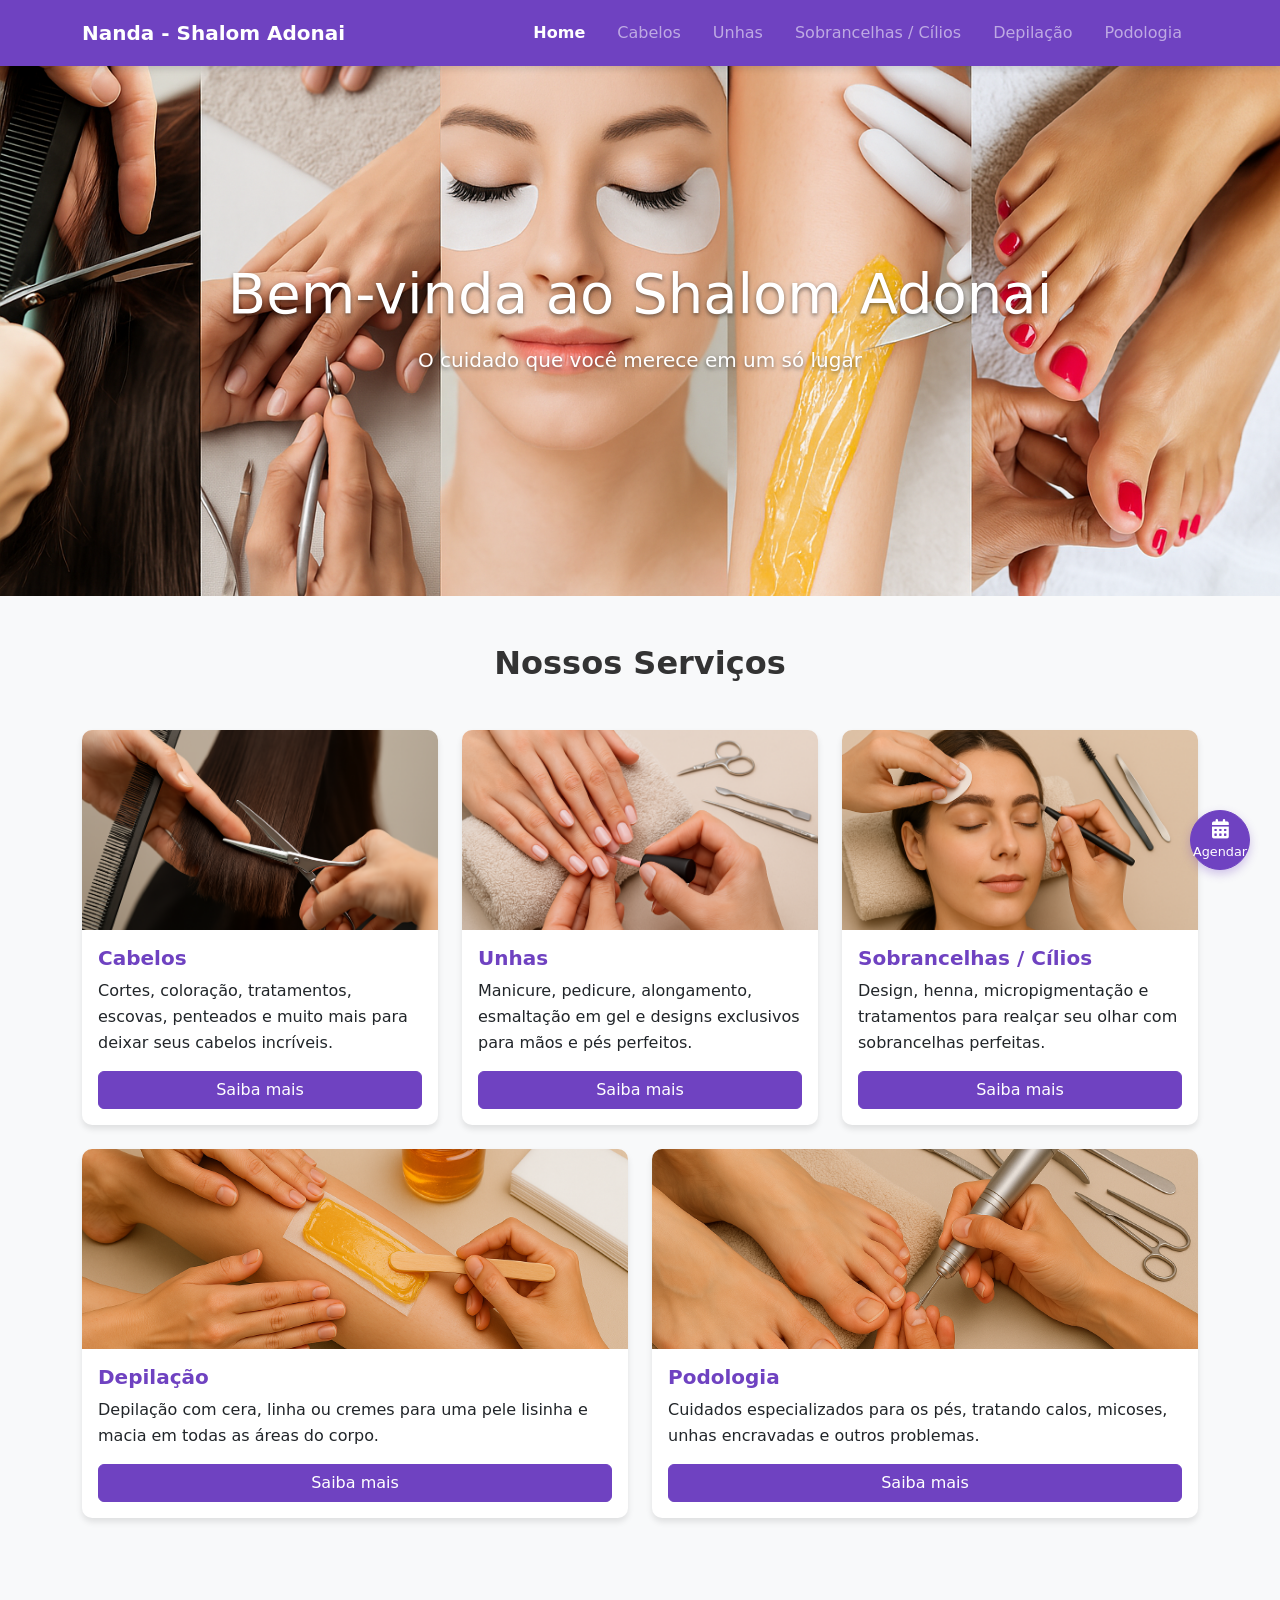
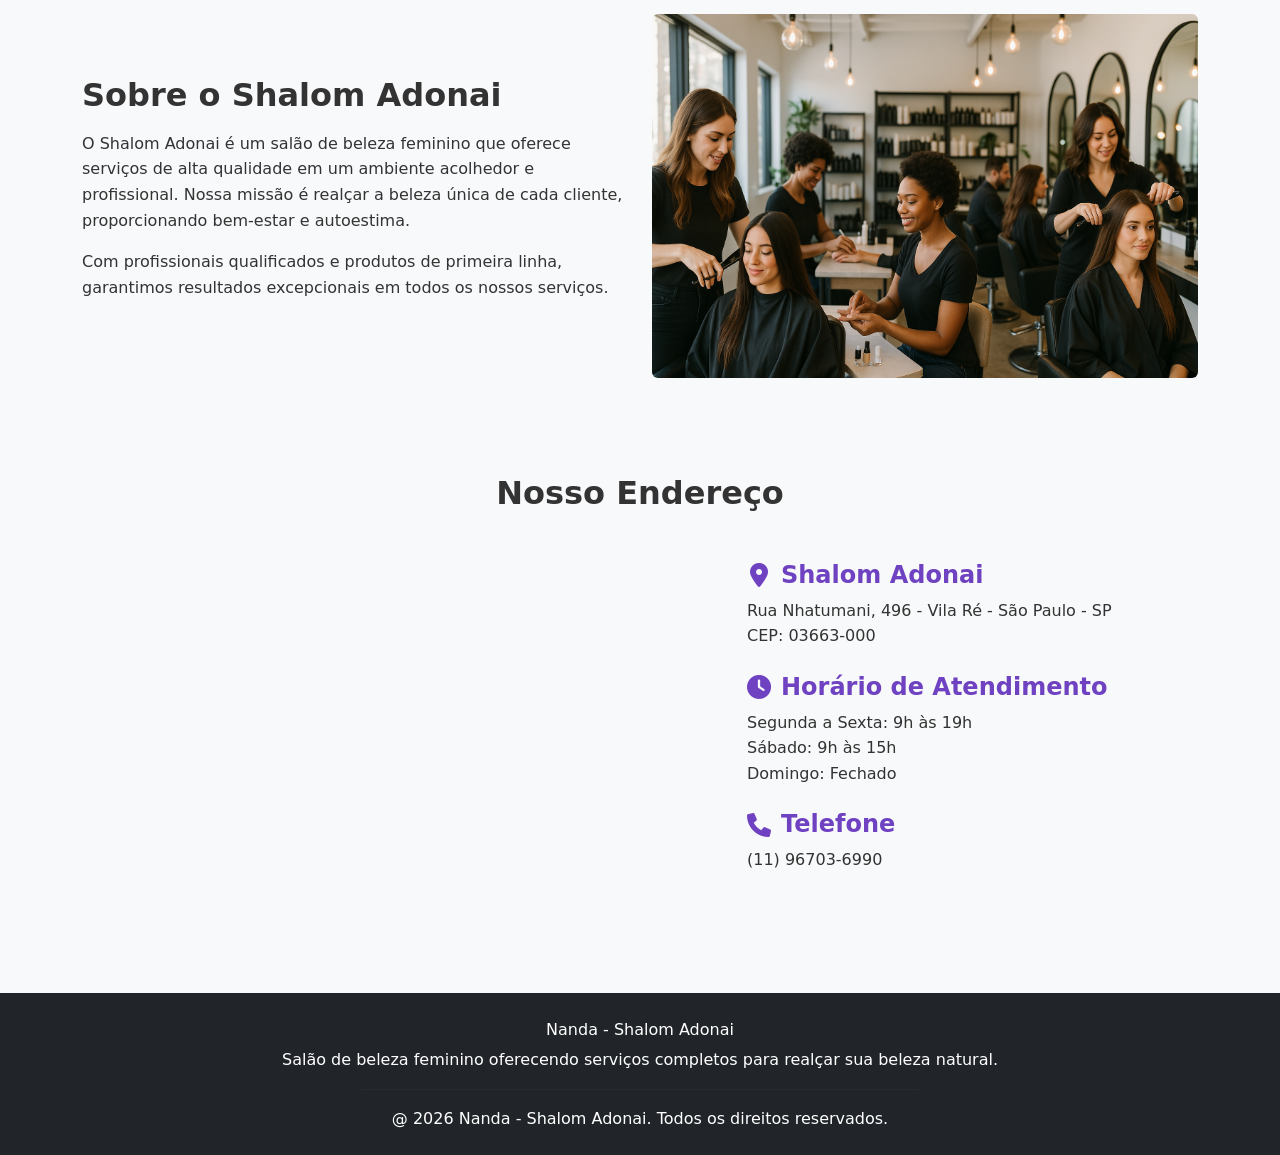
<file: index.html>
<!DOCTYPE html>
<html lang="pt-BR">
<head>
    <meta charset="UTF-8">
    <meta name="viewport" content="width=device-width, initial-scale=1.0">
    <title>Home | Nanda - Shalom Adonai</title>
    <link rel="icon" href="/assets/img/favicon.ico" type="image/x-icon">
    
    <!-- Bootstrap CSS via CDN -->
    <link href="https://cdn.jsdelivr.net/npm/bootstrap@5.3.0/dist/css/bootstrap.min.css" rel="stylesheet">
    
    <!-- Font Awesome -->
    <link rel="stylesheet" href="https://cdnjs.cloudflare.com/ajax/libs/font-awesome/6.0.0/css/all.min.css">
    
    <!-- CSS Personalizado -->
    <link rel="stylesheet" href="/assets/css/style.css">
</head>

<body>
    <!-- Navbar Fixo no Topo -->
    <nav class="navbar navbar-expand-lg navbar-dark bg-purple fixed-top">
        <div class="container">
            <a class="navbar-brand" href="/index.html">Nanda - Shalom Adonai</a>
            <button class="navbar-toggler" type="button" data-bs-toggle="collapse" data-bs-target="#navbarNav"
                aria-controls="navbarNav" aria-expanded="false" aria-label="Toggle navigation">
                <span class="navbar-toggler-icon"></span>
            </button>
            <div class="collapse navbar-collapse" id="navbarNav">
                <ul class="navbar-nav ms-auto">
                    <li class="nav-item">
                        <a class="nav-link active" href="/index.html">Home</a>
                    </li>
                    <li class="nav-item">
                        <a class="nav-link" href="/pages/cabelos.html">Cabelos</a>
                    </li>
                    <li class="nav-item">
                        <a class="nav-link" href="/pages/unhas.html">Unhas</a>
                    </li>
                    <li class="nav-item">
                        <a class="nav-link" href="/pages/sobrancelhas.html">Sobrancelhas / Cílios</a>
                    </li>
                    <li class="nav-item">
                        <a class="nav-link" href="/pages/depilacao.html">Depilação</a>
                    </li>
                    <li class="nav-item">
                        <a class="nav-link" href="/pages/podologia.html">Podologia</a>
                    </li>
                </ul>
            </div>
        </div>
    </nav>

    <!-- Seção Hero (Banner Principal) -->
    <header class="hero-section">
        <img src="/assets/img/background.png" alt="Fundo do salão de beleza" class="hero-background-img">
        <div class="container h-100">
            <div class="row h-100 align-items-center">
                <div class="col-12 text-center">
                    <h1 class="display-4 text-white">Bem-vinda ao Shalom Adonai</h1>
                    <p class="lead text-white">O cuidado que você merece em um só lugar</p>
                </div>
            </div>
        </div>
    </header>

    <!-- Seção de Serviços -->
    <section id="servicos" class="py-5">
        <div class="container">
            <h2 class="text-center mb-5">Nossos Serviços</h2>
            <div class="row g-4">
                <!-- Cabelos -->
                <div class="col-md-4">
                    <div class="card h-100">
                        <img src="/assets/img/cabelos.jpg" class="card-img-top" alt="Serviços de Cabelo">
                        <div class="card-body">
                            <h5 class="card-title">Cabelos</h5>
                            <p class="card-text">Cortes, coloração, tratamentos, escovas, penteados e muito mais para deixar seus cabelos incríveis.</p>
                            <a href="/pages/cabelos.html" class="btn btn-purple">Saiba mais</a>
                        </div>
                    </div>
                </div>

                <!-- Unhas -->
                <div class="col-md-4">
                    <div class="card h-100">
                        <img src="/assets/img/unhas.jpg" class="card-img-top" alt="Serviços de Unhas">
                        <div class="card-body">
                            <h5 class="card-title">Unhas</h5>
                            <p class="card-text">Manicure, pedicure, alongamento, esmaltação em gel e designs exclusivos para mãos e pés perfeitos.</p>
                            <a href="/pages/unhas.html" class="btn btn-purple">Saiba mais</a>
                        </div>
                    </div>
                </div>

                <!-- Sobrancelhas -->
                <div class="col-md-4">
                    <div class="card h-100">
                        <img src="/assets/img/sobrancelhas.jpg" class="card-img-top" alt="Design de Sobrancelhas">
                        <div class="card-body">
                            <h5 class="card-title">Sobrancelhas / Cílios</h5>
                            <p class="card-text">Design, henna, micropigmentação e tratamentos para realçar seu olhar com sobrancelhas perfeitas.</p>
                            <a href="/pages/sobrancelhas.html" class="btn btn-purple">Saiba mais</a>
                        </div>
                    </div>
                </div>

                <!-- Depilação -->
                <div class="col-md-6 mt-4">
                    <div class="card h-100">
                        <img src="/assets/img/depilacao.jpg" class="card-img-top" alt="Depilação">
                        <div class="card-body">
                            <h5 class="card-title">Depilação</h5>
                            <p class="card-text">Depilação com cera, linha ou cremes para uma pele lisinha e macia em todas as áreas do corpo.</p>
                            <a href="/pages/depilacao.html" class="btn btn-purple">Saiba mais</a>
                        </div>
                    </div>
                </div>

                <!-- Podologia -->
                <div class="col-md-6 mt-4">
                    <div class="card h-100">
                        <img src="/assets/img/podologia.jpg" class="card-img-top" alt="Podologia">
                        <div class="card-body">
                            <h5 class="card-title">Podologia</h5>
                            <p class="card-text">Cuidados especializados para os pés, tratando calos, micoses, unhas encravadas e outros problemas.</p>
                            <a href="/pages/podologia.html" class="btn btn-purple">Saiba mais</a>
                        </div>
                    </div>
                </div>
            </div>
        </div>
    </section>

    <!-- Seção Sobre Nós -->
    <section class="py-5 bg-light">
        <div class="container">
            <div class="row align-items-center">
                <div class="col-lg-6">
                    <h2>Sobre o Shalom Adonai</h2>
                    <p>O Shalom Adonai é um salão de beleza feminino que oferece serviços de alta qualidade em um ambiente acolhedor e profissional. Nossa missão é realçar a beleza única de cada cliente, proporcionando bem-estar e autoestima.</p>
                    <p>Com profissionais qualificados e produtos de primeira linha, garantimos resultados excepcionais em todos os nossos serviços.</p>
                </div>
                <div class="col-lg-6">
                    <img src="/assets/img/salao.jpg" alt="Salão de Beleza" class="img-fluid rounded">
                </div>
            </div>
        </div>
    </section>

    <!-- Seção de Contato -->
    <section class="contact-section py-5">
        <div class="container">
            <h2 class="text-center mb-5">Nosso Endereço</h2>
            <div class="row">
                <div class="col-lg-7 col-md-6 mb-4">
                    <div class="ratio ratio-16x9">
                        <iframe
                            src="https://www.google.com/maps/embed?pb=!1m18!1m12!1m3!1d3658.18563588329!2d-46.50304562447262!3d-23.52582476028797!2m3!1f0!2f0!3f0!3m2!1i1024!2i768!4f13.1!3m3!1m2!1s0x94ce60b9c1722ad5%3A0x3be9dd2e8773e652!2sNanda%20shalom%20adonai!5e0!3m2!1spt-PT!2sbr!4v1743808545542!5m2!1spt-PT!2sbr"
                            allowfullscreen loading="lazy" referrerpolicy="no-referrer-when-downgrade">
                        </iframe>
                    </div>
                </div>

                <div class="col-lg-5 col-md-6">
                    <div class="contact-box">
                        <div class="contact-item">
                            <h4><i class="fas fa-map-marker-alt"></i> Shalom Adonai</h4>
                            <p>Rua Nhatumani, 496 - Vila Ré - São Paulo - SP<br>CEP: 03663-000</p>
                        </div>

                        <div class="contact-item">
                            <h4><i class="fas fa-clock"></i> Horário de Atendimento</h4>
                            <p>Segunda a Sexta: 9h às 19h<br>Sábado: 9h às 15h<br>Domingo: Fechado</p>
                        </div>

                        <div class="contact-item">
                            <h4><i class="fas fa-phone"></i> Telefone</h4>
                            <p>(11) 96703-6990</p>
                        </div>
                    </div>
                </div>
            </div>
        </div>
    </section>

    <!-- Botão Flutuante de Agendamento -->
    <a href="/pages/agendamento.html" class="btn btn-purple btn-agendar-flutuante pulse" title="Agendar Horário">
        <div>
            <i class="fas fa-calendar-alt d-block mb-1"></i>
            Agendar
        </div>
    </a>

    <!-- Rodapé -->
    <footer class="bg-dark text-white py-4">
        <div class="container text-center">
            <div class="row">
                <div class="col-12">
                    <p class="mb-1">Nanda - Shalom Adonai</p>
                    <p class="mb-1">Salão de beleza feminino oferecendo serviços completos para realçar sua beleza natural.</p>
                    <hr>
                    <p class="mb-0">@ <span id="copyrightYear"></span> Nanda - Shalom Adonai. Todos os direitos reservados.</p>
                </div>
            </div>
        </div>
    </footer>

    <!-- Scripts JavaScript -->
    <script src="https://code.jquery.com/jquery-3.6.0.min.js"></script>
    <script src="https://cdn.jsdelivr.net/npm/bootstrap@5.3.0/dist/js/bootstrap.bundle.min.js"></script>
    <script src="/assets/js/scripts.js"></script>
    
    <!-- Script para atualizar o ano do copyright -->
    <script>
        document.getElementById('copyrightYear').textContent = new Date().getFullYear();
    </script>
</body>
</html>
</file>
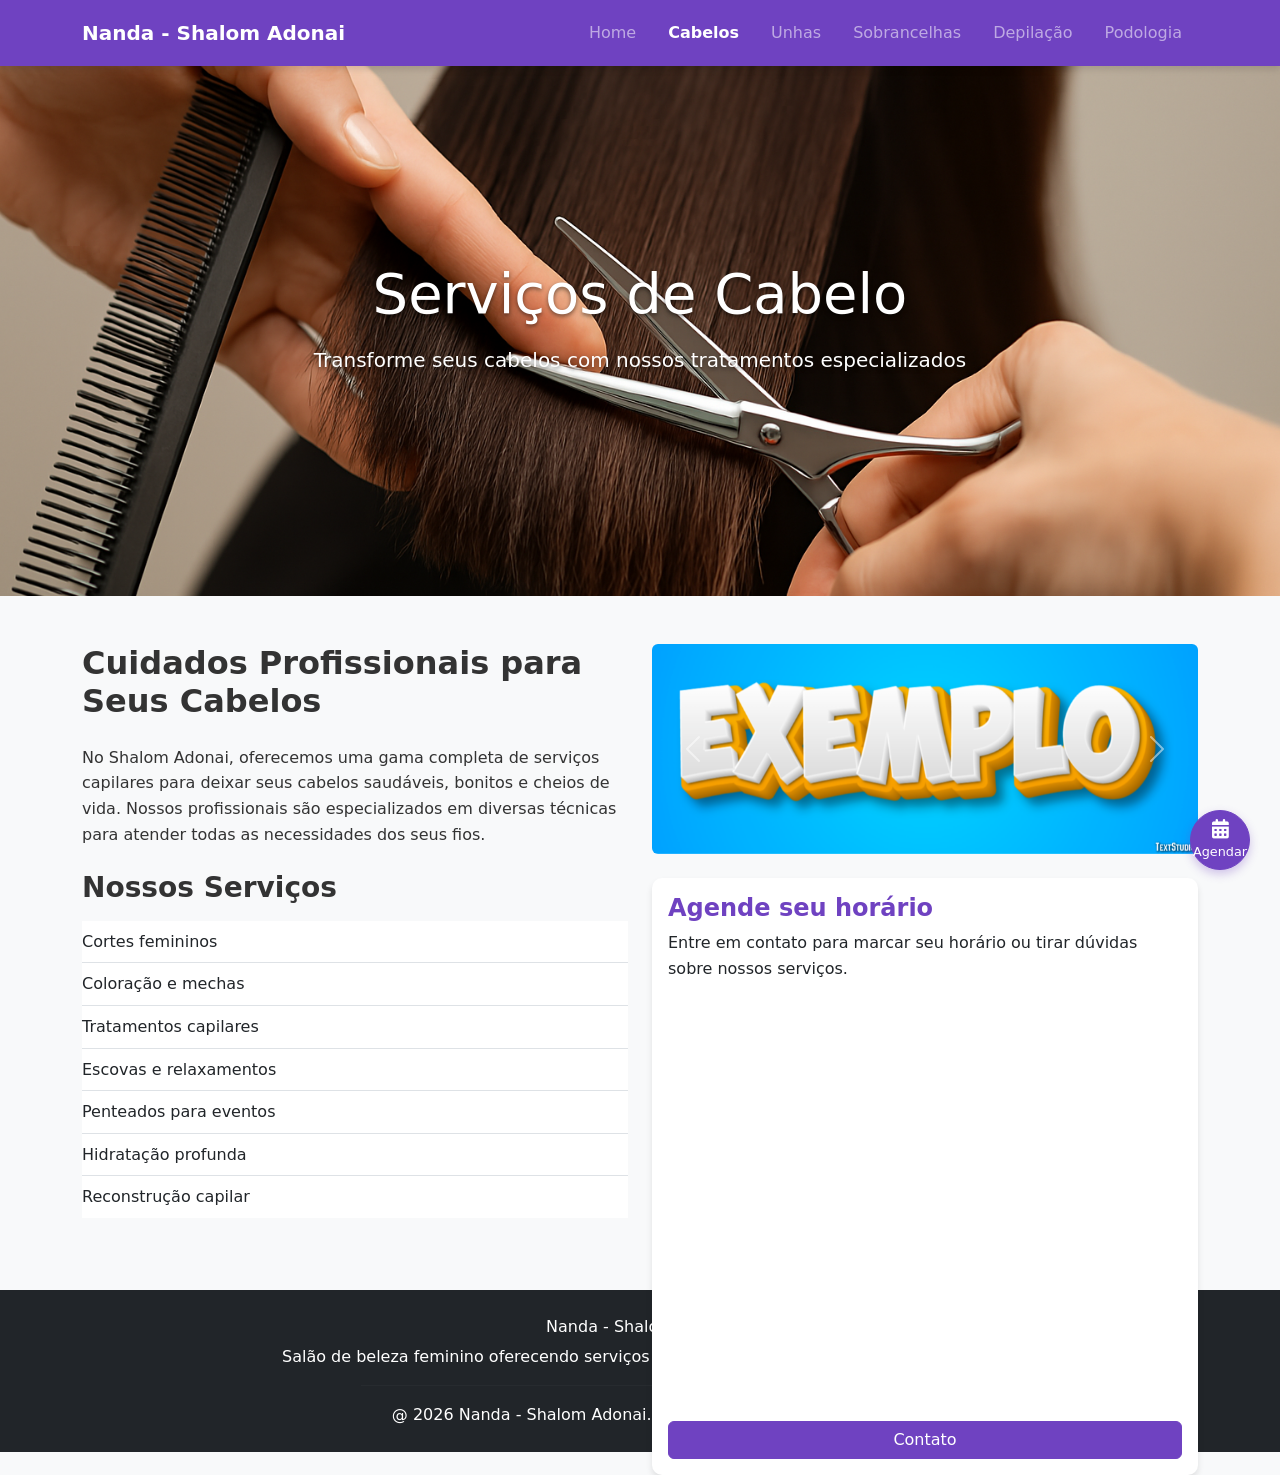
<file: pages/cabelos.html>
<!DOCTYPE html>
<html lang="pt-BR">

<head>
    <meta charset="UTF-8">
    <meta name="viewport" content="width=device-width, initial-scale=1.0">
    <title>Cabelos | Nanda - Shalom Adonai</title>
    <link rel="icon" href="../assets/img/favicon.ico" type="image/x-icon">
    <!-- Bootstrap link CSS -->
    <link rel="stylesheet" href="../bootstrap/css/bootstrap.min.css">
    <link rel="stylesheet" href="https://cdnjs.cloudflare.com/ajax/libs/font-awesome/6.0.0/css/all.min.css">
    <link rel="stylesheet" href="../assets/css/style.css">
</head>

<body>

    <!-- Navbar (igual ao index) -->
    <nav class="navbar navbar-expand-lg navbar-dark bg-purple fixed-top">
        <div class="container">
            <a class="navbar-brand" href="../index.html">Nanda - Shalom Adonai</a>
            <button class="navbar-toggler" type="button" data-bs-toggle="collapse" data-bs-target="#navbarNav">
                <span class="navbar-toggler-icon"></span>
            </button>
            <div class="collapse navbar-collapse" id="navbarNav">
                <ul class="navbar-nav ms-auto">
                    <li class="nav-item">
                        <a class="nav-link" href="../index.html">Home</a>
                    </li>
                    <li class="nav-item">
                        <a class="nav-link active" href="cabelos.html">Cabelos</a>
                    </li>
                    <li class="nav-item">
                        <a class="nav-link" href="unhas.html">Unhas</a>
                    </li>
                    <li class="nav-item">
                        <a class="nav-link" href="sobrancelhas.html">Sobrancelhas</a>
                    </li>
                    <li class="nav-item">
                        <a class="nav-link" href="depilacao.html">Depilação</a>
                    </li>
                    <li class="nav-item">
                        <a class="nav-link" href="podologia.html">Podologia</a>
                    </li>
                </ul>
            </div>
        </div>
    </nav>

    <!-- Hero Section específica para cabelos -->
    <header class="hero-section">
        <img src="../assets/img/cabelos.jpg" alt="Fundo do salão de beleza" class="hero-background-img">
        <div class="container h-100">
            <div class="row h-100 align-items-center">
                <div class="col-12 text-center">
                    <h1 class="display-4 text-white">Serviços de Cabelo</h1>
                    <p class="lead text-white">Transforme seus cabelos com nossos tratamentos especializados</p>
                </div>
            </div>
        </div>
    </header>

    <!-- Conteúdo específico do serviço -->
    <section class="py-5">
        <div class="container">
            <div class="row">
                <div class="col-lg-6">
                    <h2 class="mb-4">Cuidados Profissionais para Seus Cabelos</h2>
                    <p>No Shalom Adonai, oferecemos uma gama completa de serviços capilares para deixar seus cabelos
                        saudáveis, bonitos e cheios de vida. Nossos profissionais são especializados em diversas
                        técnicas para atender todas as necessidades dos seus fios.</p>

                    <h3 class="mt-4">Nossos Serviços</h3>
                    <ul class="list-group list-group-flush mb-4">
                        <li class="list-group-item">Cortes femininos</li>
                        <li class="list-group-item">Coloração e mechas</li>
                        <li class="list-group-item">Tratamentos capilares</li>
                        <li class="list-group-item">Escovas e relaxamentos</li>
                        <li class="list-group-item">Penteados para eventos</li>
                        <li class="list-group-item">Hidratação profunda</li>
                        <li class="list-group-item">Reconstrução capilar</li>
                    </ul>
                </div>
                <div class="col-lg-6">
                    <div id="servicoCarousel" class="carousel slide" data-bs-ride="carousel">
                        <div class="carousel-inner rounded">
                            <div class="carousel-item active">
                                <img src="../assets/img/exemplo.png" class="d-block w-100" alt="Corte de cabelo">
                            </div>
                            <div class="carousel-item">
                                <img src="../assets/img/exemplo.png" class="d-block w-100" alt="Coloração">
                            </div>
                            <div class="carousel-item">
                                <img src="../assets/img/exemplo.png" class="d-block w-100" alt="Penteado">
                            </div>
                        </div>
                        <button class="carousel-control-prev" type="button" data-bs-target="#servicoCarousel"
                            data-bs-slide="prev">
                            <span class="carousel-control-prev-icon"></span>
                        </button>
                        <button class="carousel-control-next" type="button" data-bs-target="#servicoCarousel"
                            data-bs-slide="next">
                            <span class="carousel-control-next-icon"></span>
                        </button>
                    </div>

                    <div class="card mt-4">
                        <div class="card-body">
                            <h4 class="card-title">Agende seu horário</h4>
                            <p class="card-text">Entre em contato para marcar seu horário ou tirar dúvidas sobre nossos
                                serviços.</p>
                            <a href="index.html#contato" class="btn btn-purple">Contato</a>
                        </div>
                    </div>
                </div>
            </div>
        </div>
    </section>

    <!-- Botão Flutuante -->
    <a href="agendamento.html" class="btn btn-purple btn-agendar-flutuante pulse" title="Agendar Horário">
        <div>
            <i class="fas fa-calendar-alt d-block mb-1"></i>
            Agendar
        </div>
    </a>

    <!-- Footer (igual ao index) -->
    <footer class="bg-dark text-white py-4">
        <div class="container text-center"> <!-- Adicione text-center aqui -->
            <div class="row">
                <div class="col-12"> <!-- Use col-12 para ocupar toda a largura -->
                    <p class="mb-1">Nanda - Shalom Adonai</p>
                    <p class="mb-1">Salão de beleza feminino oferecendo serviços completos para realçar sua beleza
                        natural.</p>
                    <hr>
                    <p class="mb-0">@ <span id="copyrightYear"></span> Nanda - Shalom Adonai. Todos os direitos
                        reservados.</p>
                </div>
            </div>
        </div>
    </footer>

    <!-- Scripts JS -->
    <script src="../assets/js/jquery.min.js"></script>
    <script src="../assets/js/popper.min.js"></script>
    <script src="../bootstrap/js/bootstrap.min.js"></script>
    <script src="../assets/js/scripts.js"></script>
</body>

</html>
</file>
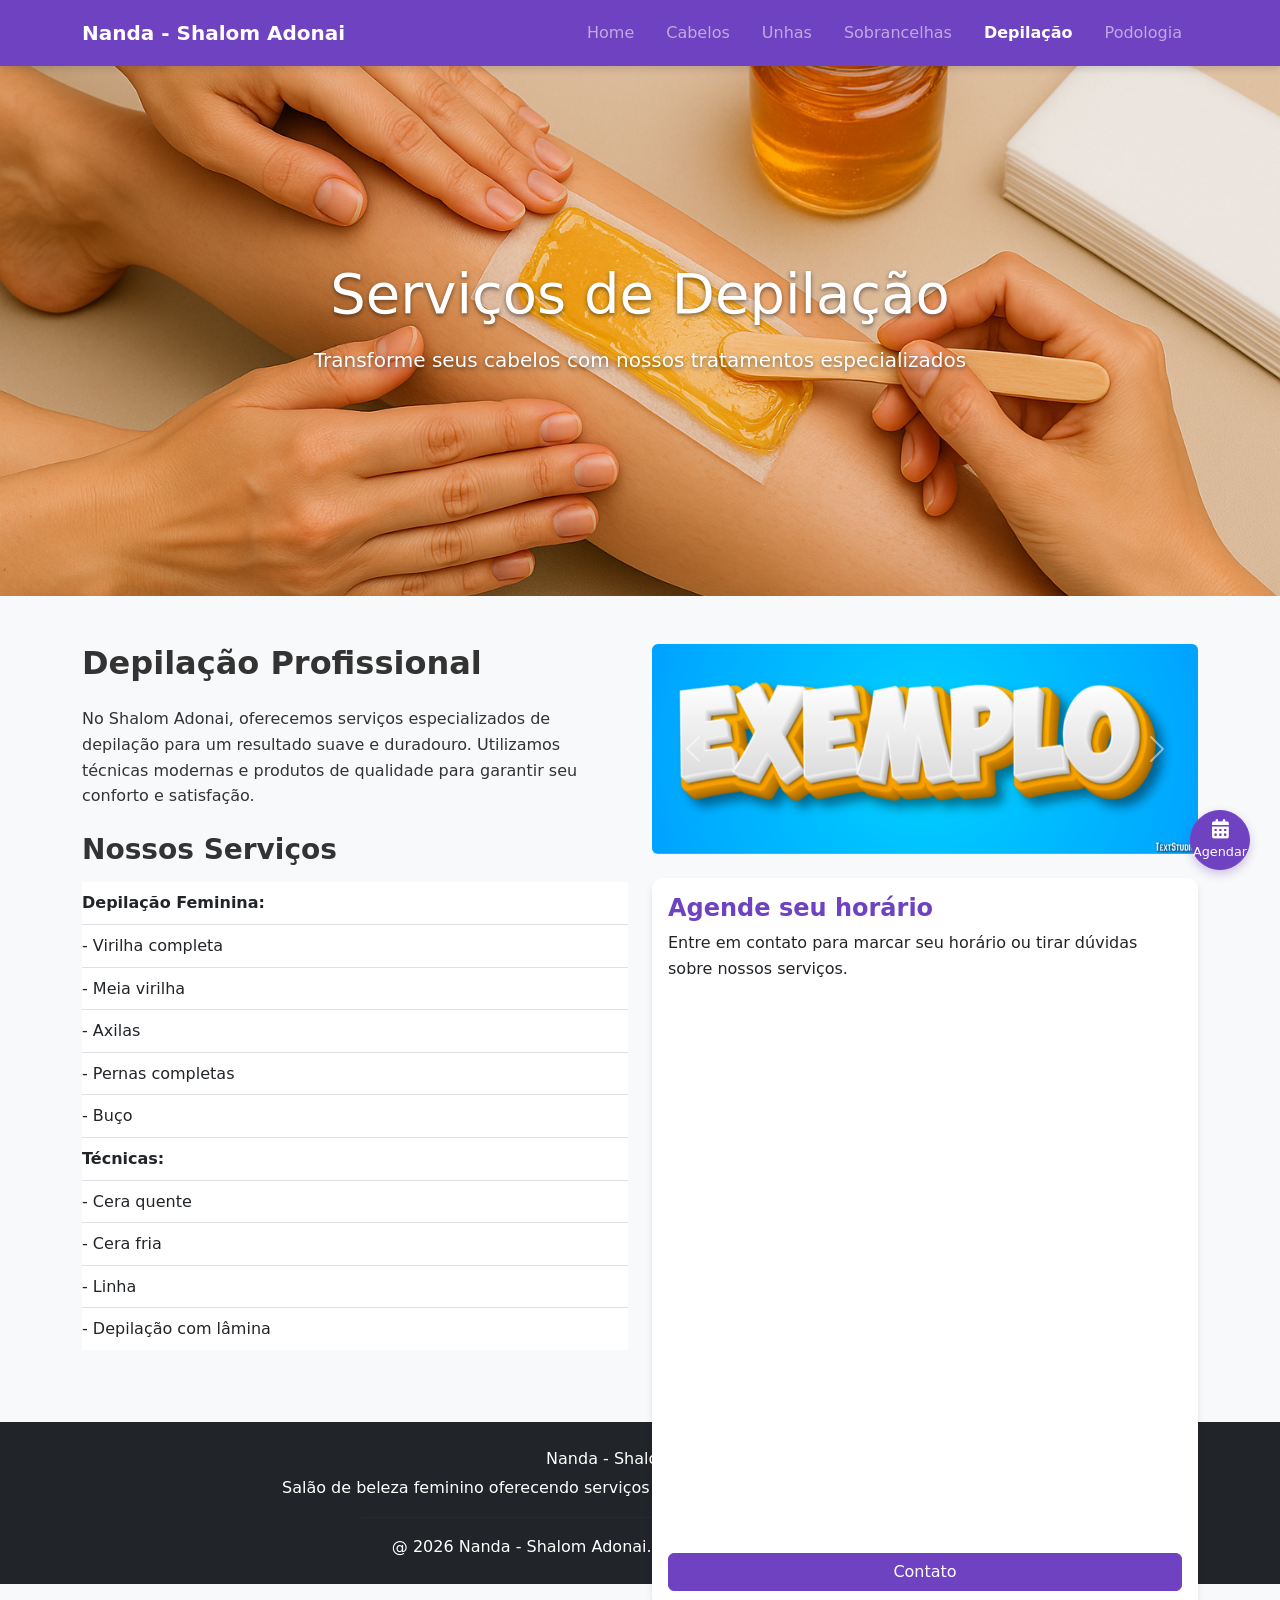
<file: pages/depilacao.html>
<!DOCTYPE html>
<html lang="pt-BR">

<head>
    <meta charset="UTF-8">
    <meta name="viewport" content="width=device-width, initial-scale=1.0">
    <title>Depilação | Nanda - Shalom Adonai</title>
    <link rel="icon" href="../assets/img/favicon.ico" type="image/x-icon">
    <!-- Bootstrap link CSS -->
    <link rel="stylesheet" href="../bootstrap/css/bootstrap.min.css">
    <link rel="stylesheet" href="https://cdnjs.cloudflare.com/ajax/libs/font-awesome/6.0.0/css/all.min.css">
    <link rel="stylesheet" href="../assets/css/style.css">
</head>

<body>

    <!-- Navbar (igual ao index) -->
    <nav class="navbar navbar-expand-lg navbar-dark bg-purple fixed-top">
        <div class="container">
            <a class="navbar-brand" href="../index.html">Nanda - Shalom Adonai</a>
            <button class="navbar-toggler" type="button" data-bs-toggle="collapse" data-bs-target="#navbarNav">
                <span class="navbar-toggler-icon"></span>
            </button>
            <div class="collapse navbar-collapse" id="navbarNav">
                <ul class="navbar-nav ms-auto">
                    <li class="nav-item">
                        <a class="nav-link" href="../index.html">Home</a>
                    </li>
                    <li class="nav-item">
                        <a class="nav-link" href="cabelos.html">Cabelos</a>
                    </li>
                    <li class="nav-item">
                        <a class="nav-link" href="unhas.html">Unhas</a>
                    </li>
                    <li class="nav-item">
                        <a class="nav-link" href="sobrancelhas.html">Sobrancelhas</a>
                    </li>
                    <li class="nav-item">
                        <a class="nav-link active" href="depilacao.html">Depilação</a>
                    </li>
                    <li class="nav-item">
                        <a class="nav-link" href="podologia.html">Podologia</a>
                    </li>
                </ul>
            </div>
        </div>
    </nav>

    <!-- Hero Section específica para cabelos -->
    <header class="hero-section">
        <img src="../assets/img/depilacao.jpg" alt="Fundo do salão de beleza" class="hero-background-img">
        <div class="container h-100">
            <div class="row h-100 align-items-center">
                <div class="col-12 text-center">
                    <h1 class="display-4 text-white">Serviços de Depilação</h1>
                    <p class="lead text-white">Transforme seus cabelos com nossos tratamentos especializados</p>
                </div>
            </div>
        </div>
    </header>

    <!-- Conteúdo específico do serviço -->
    <section class="py-5">
        <div class="container">
            <div class="row">
                <div class="col-lg-6">
                    <h2 class="mb-4">Depilação Profissional</h2>
                    <p>No Shalom Adonai, oferecemos serviços especializados de depilação para um resultado suave e duradouro. Utilizamos técnicas modernas e produtos de qualidade para garantir seu conforto e satisfação.</p>
                
                    <h3 class="mt-4">Nossos Serviços</h3>
                    <ul class="list-group list-group-flush mb-4">
                        <li class="list-group-item"><strong>Depilação Feminina:</strong></li>
                        <li class="list-group-item">- Virilha completa</li>
                        <li class="list-group-item">- Meia virilha</li>
                        <li class="list-group-item">- Axilas</li>
                        <li class="list-group-item">- Pernas completas</li>
                        <li class="list-group-item">- Buço</li>
                        <li class="list-group-item"><strong>Técnicas:</strong></li>
                        <li class="list-group-item">- Cera quente</li>
                        <li class="list-group-item">- Cera fria</li>
                        <li class="list-group-item">- Linha</li>
                        <li class="list-group-item">- Depilação com lâmina</li>
                    </ul>
                </div>
                <div class="col-lg-6">
                    <div id="servicoCarousel" class="carousel slide" data-bs-ride="carousel">
                        <div class="carousel-inner rounded">
                            <div class="carousel-item active">
                                <img src="../assets/img/exemplo.png" class="d-block w-100" alt="Corte de cabelo">
                            </div>
                            <div class="carousel-item">
                                <img src="../assets/img/exemplo.png" class="d-block w-100" alt="Coloração">
                            </div>
                            <div class="carousel-item">
                                <img src="../assets/img/exemplo.png" class="d-block w-100" alt="Penteado">
                            </div>
                        </div>
                        <button class="carousel-control-prev" type="button" data-bs-target="#servicoCarousel"
                            data-bs-slide="prev">
                            <span class="carousel-control-prev-icon"></span>
                        </button>
                        <button class="carousel-control-next" type="button" data-bs-target="#servicoCarousel"
                            data-bs-slide="next">
                            <span class="carousel-control-next-icon"></span>
                        </button>
                    </div>

                    <div class="card mt-4">
                        <div class="card-body">
                            <h4 class="card-title">Agende seu horário</h4>
                            <p class="card-text">Entre em contato para marcar seu horário ou tirar dúvidas sobre nossos
                                serviços.</p>
                            <a href="index.html#contato" class="btn btn-purple">Contato</a>
                        </div>
                    </div>
                </div>
            </div>
        </div>
    </section>

    <!-- Botão Flutuante -->
    <a href="agendamento.html" class="btn btn-purple btn-agendar-flutuante pulse" title="Agendar Horário">
        <div>
            <i class="fas fa-calendar-alt d-block mb-1"></i>
            Agendar
        </div>
    </a>

    <!-- Footer (igual ao index) -->
    <footer class="bg-dark text-white py-4">
        <div class="container text-center"> <!-- Adicione text-center aqui -->
            <div class="row">
                <div class="col-12"> <!-- Use col-12 para ocupar toda a largura -->
                    <p class="mb-1">Nanda - Shalom Adonai</p>
                    <p class="mb-1">Salão de beleza feminino oferecendo serviços completos para realçar sua beleza
                        natural.</p>
                    <hr>
                    <p class="mb-0">@ <span id="copyrightYear"></span> Nanda - Shalom Adonai. Todos os direitos
                        reservados.</p>
                </div>
            </div>
        </div>
    </footer>

    <!-- Scripts JS -->
    <script src="../assets/js/jquery.min.js"></script>
    <script src="../assets/js/popper.min.js"></script>
    <script src="../bootstrap/js/bootstrap.min.js"></script>
    <script src="../assets/js/scripts.js"></script>
</body>

</html>
</file>
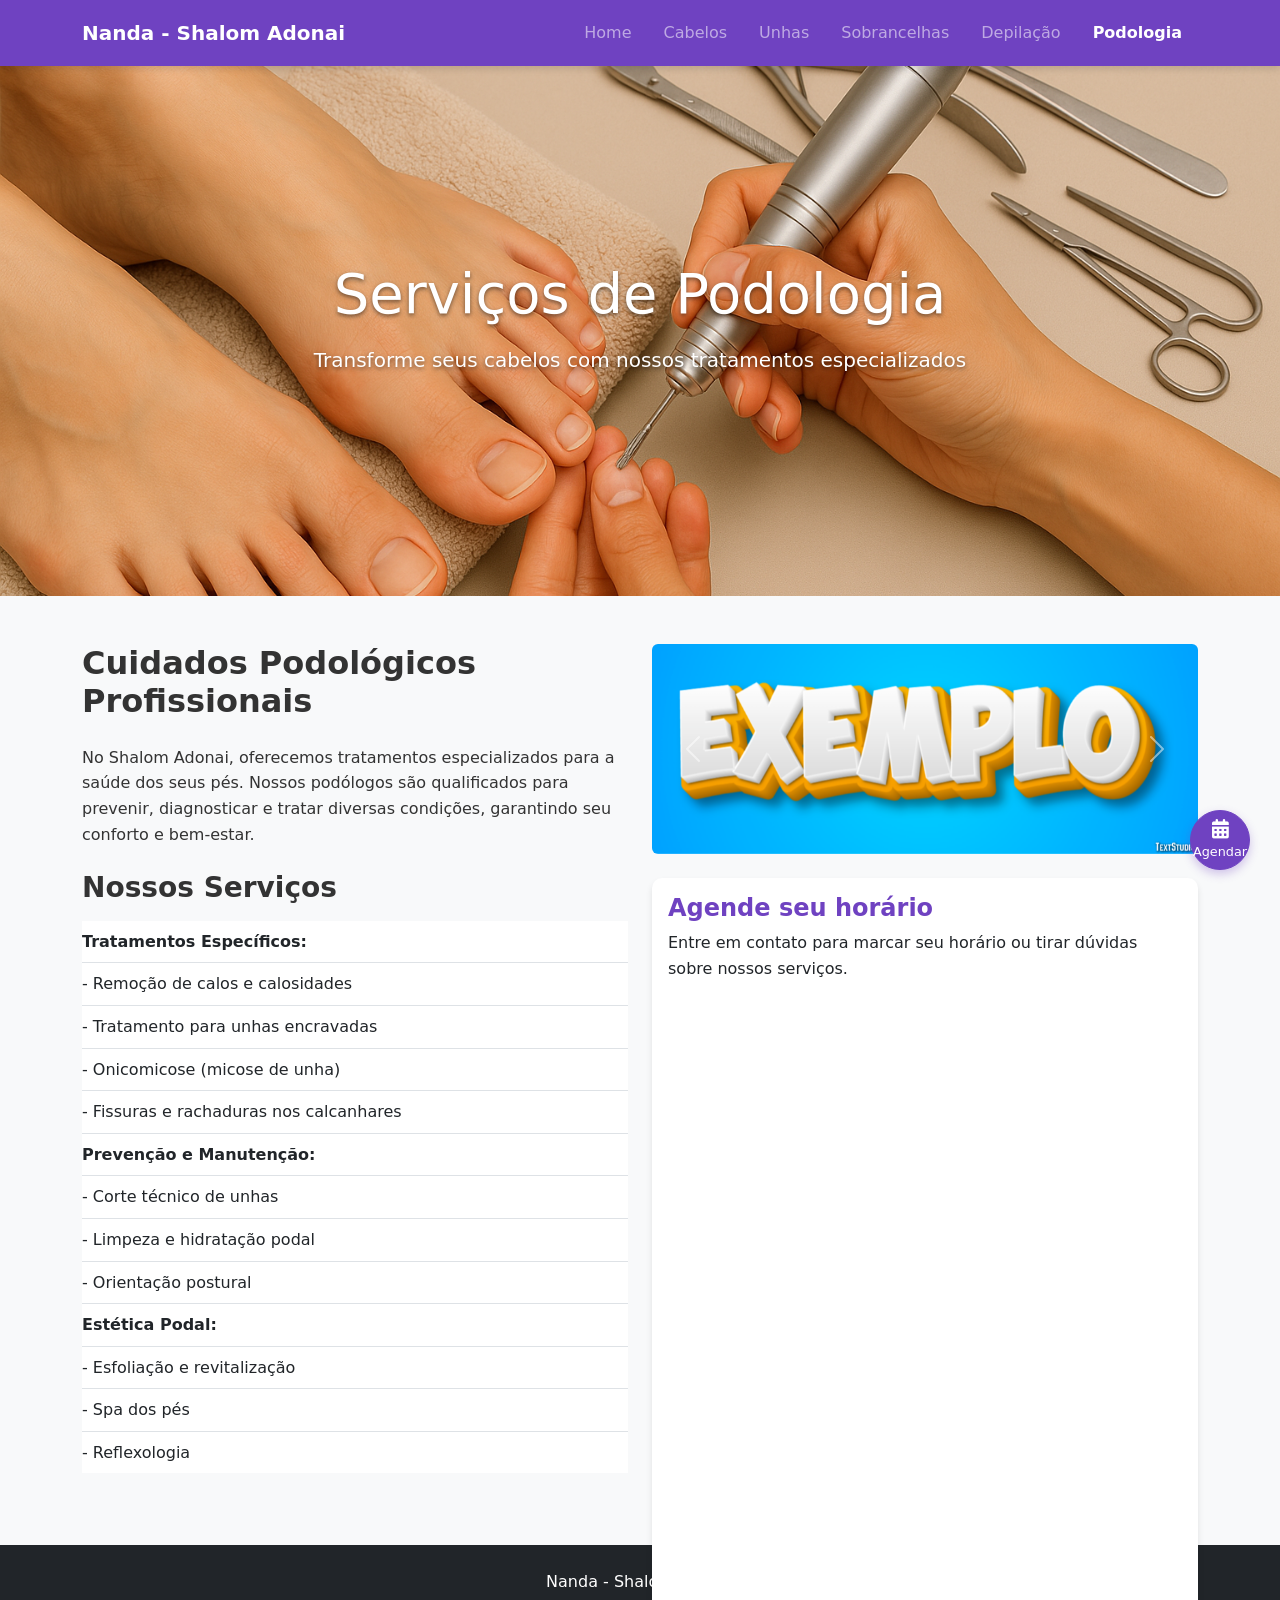
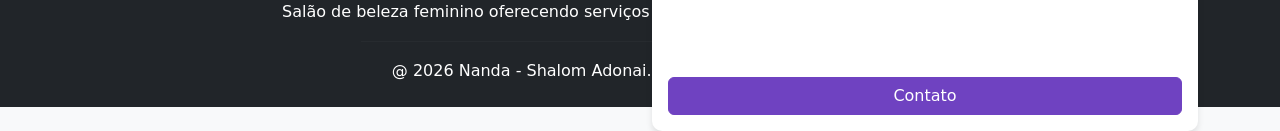
<file: pages/podologia.html>
<!DOCTYPE html>
<html lang="pt-BR">

<head>
    <meta charset="UTF-8">
    <meta name="viewport" content="width=device-width, initial-scale=1.0">
    <title>Podologia | Nanda - Shalom Adonai</title>
    <link rel="icon" href="../assets/img/favicon.ico" type="image/x-icon">
    <!-- Bootstrap link CSS -->
    <link rel="stylesheet" href="../bootstrap/css/bootstrap.min.css">
    <link rel="stylesheet" href="https://cdnjs.cloudflare.com/ajax/libs/font-awesome/6.0.0/css/all.min.css">
    <link rel="stylesheet" href="../assets/css/style.css">
</head>

<body>
    <!-- Navbar (igual ao index) -->
    <nav class="navbar navbar-expand-lg navbar-dark bg-purple fixed-top">
        <div class="container">
            <a class="navbar-brand" href="../index.html">Nanda - Shalom Adonai</a>
            <button class="navbar-toggler" type="button" data-bs-toggle="collapse" data-bs-target="#navbarNav">
                <span class="navbar-toggler-icon"></span>
            </button>
            <div class="collapse navbar-collapse" id="navbarNav">
                <ul class="navbar-nav ms-auto">
                    <li class="nav-item">
                        <a class="nav-link" href="../index.html">Home</a>
                    </li>
                    <li class="nav-item">
                        <a class="nav-link" href="cabelos.html">Cabelos</a>
                    </li>
                    <li class="nav-item">
                        <a class="nav-link" href="unhas.html">Unhas</a>
                    </li>
                    <li class="nav-item">
                        <a class="nav-link" href="sobrancelhas.html">Sobrancelhas</a>
                    </li>
                    <li class="nav-item">
                        <a class="nav-link" href="depilacao.html">Depilação</a>
                    </li>
                    <li class="nav-item">
                        <a class="nav-link active" href="podologia.html">Podologia</a>
                    </li>
                </ul>
            </div>
        </div>
    </nav>

    <!-- Hero Section específica para cabelos -->
    <header class="hero-section">
        <img src="../assets/img/podologia.jpg" alt="Fundo do salão de beleza" class="hero-background-img">
        <div class="container h-100">
            <div class="row h-100 align-items-center">
                <div class="col-12 text-center">
                    <h1 class="display-4 text-white">Serviços de Podologia</h1>
                    <p class="lead text-white">Transforme seus cabelos com nossos tratamentos especializados</p>
                </div>
            </div>
        </div>
    </header>

    <!-- Conteúdo específico do serviço -->
    <section class="py-5">
        <div class="container">
            <div class="row">
                <div class="col-lg-6">
                    <h2 class="mb-4">Cuidados Podológicos Profissionais</h2>
                    <p>No Shalom Adonai, oferecemos tratamentos especializados para a saúde dos seus pés. Nossos podólogos são qualificados para prevenir, diagnosticar e tratar diversas condições, garantindo seu conforto e bem-estar.</p>
                
                    <h3 class="mt-4">Nossos Serviços</h3>
                    <ul class="list-group list-group-flush mb-4">
                        <li class="list-group-item"><strong>Tratamentos Específicos:</strong></li>
                        <li class="list-group-item">- Remoção de calos e calosidades</li>
                        <li class="list-group-item">- Tratamento para unhas encravadas</li>
                        <li class="list-group-item">- Onicomicose (micose de unha)</li>
                        <li class="list-group-item">- Fissuras e rachaduras nos calcanhares</li>
                        
                        <li class="list-group-item"><strong>Prevenção e Manutenção:</strong></li>
                        <li class="list-group-item">- Corte técnico de unhas</li>
                        <li class="list-group-item">- Limpeza e hidratação podal</li>
                        <li class="list-group-item">- Orientação postural</li>
                        
                        <li class="list-group-item"><strong>Estética Podal:</strong></li>
                        <li class="list-group-item">- Esfoliação e revitalização</li>
                        <li class="list-group-item">- Spa dos pés</li>
                        <li class="list-group-item">- Reflexologia</li>
                    </ul>
                </div>
                <div class="col-lg-6">
                    <div id="servicoCarousel" class="carousel slide" data-bs-ride="carousel">
                        <div class="carousel-inner rounded">
                            <div class="carousel-item active">
                                <img src="../assets/img/exemplo.png" class="d-block w-100" alt="Corte de cabelo">
                            </div>
                            <div class="carousel-item">
                                <img src="../assets/img/exemplo.png" class="d-block w-100" alt="Coloração">
                            </div>
                            <div class="carousel-item">
                                <img src="../assets/img/exemplo.png" class="d-block w-100" alt="Penteado">
                            </div>
                        </div>
                        <button class="carousel-control-prev" type="button" data-bs-target="#servicoCarousel"
                            data-bs-slide="prev">
                            <span class="carousel-control-prev-icon"></span>
                        </button>
                        <button class="carousel-control-next" type="button" data-bs-target="#servicoCarousel"
                            data-bs-slide="next">
                            <span class="carousel-control-next-icon"></span>
                        </button>
                    </div>

                    <div class="card mt-4">
                        <div class="card-body">
                            <h4 class="card-title">Agende seu horário</h4>
                            <p class="card-text">Entre em contato para marcar seu horário ou tirar dúvidas sobre nossos
                                serviços.</p>
                            <a href="index.html#contato" class="btn btn-purple">Contato</a>
                        </div>
                    </div>
                </div>
            </div>
        </div>
    </section>

    <!-- Botão Flutuante -->
    <a href="agendamento.html" class="btn btn-purple btn-agendar-flutuante pulse" title="Agendar Horário">
        <div>
            <i class="fas fa-calendar-alt d-block mb-1"></i>
            Agendar
        </div>
    </a>

    <!-- Footer (igual ao index) -->
    <footer class="bg-dark text-white py-4">
        <div class="container text-center"> <!-- Adicione text-center aqui -->
            <div class="row">
                <div class="col-12"> <!-- Use col-12 para ocupar toda a largura -->
                    <p class="mb-1">Nanda - Shalom Adonai</p>
                    <p class="mb-1">Salão de beleza feminino oferecendo serviços completos para realçar sua beleza
                        natural.</p>
                    <hr>
                    <p class="mb-0">@ <span id="copyrightYear"></span> Nanda - Shalom Adonai. Todos os direitos
                        reservados.</p>
                </div>
            </div>
        </div>
    </footer>

    <!-- Scripts JS -->
    <script src="../assets/js/jquery.min.js"></script>
    <script src="../assets/js/popper.min.js"></script>
    <script src="../bootstrap/js/bootstrap.min.js"></script>
    <script src="../assets/js/scripts.js"></script>
</body>

</html>
</file>
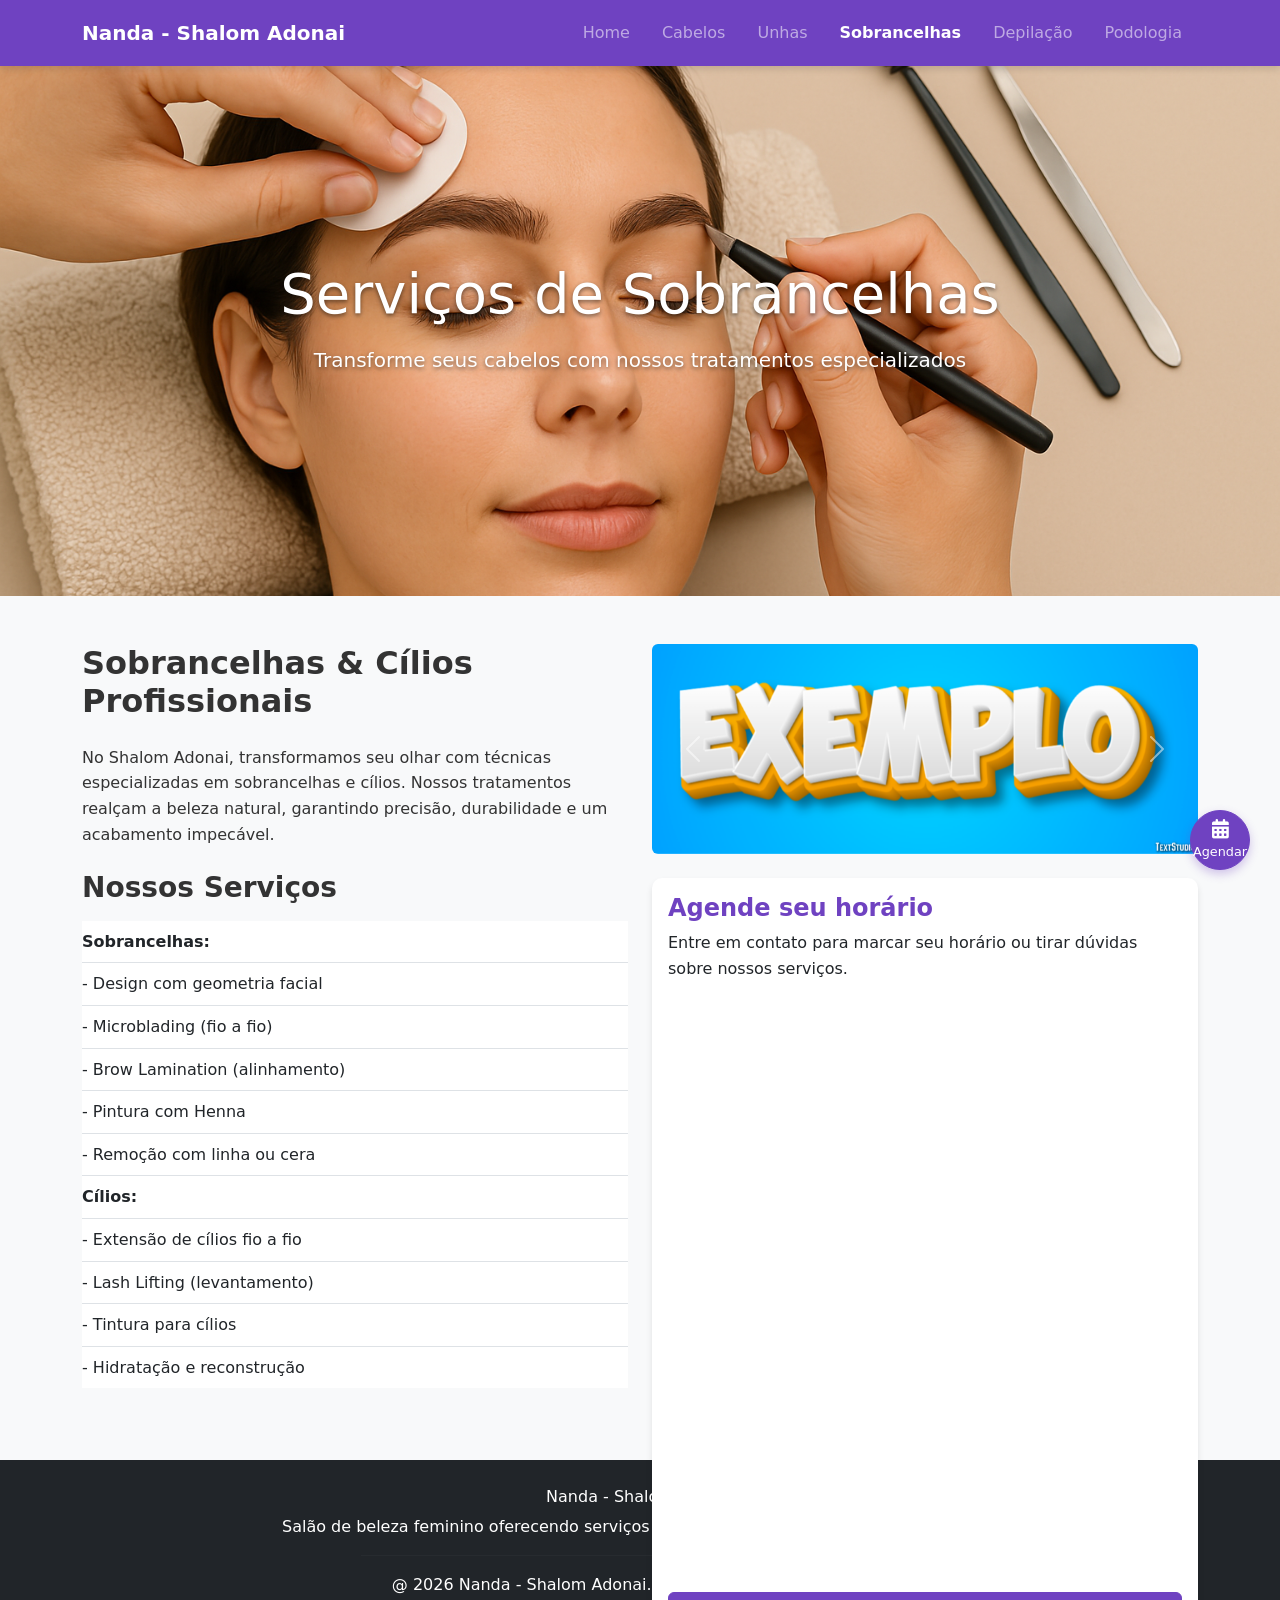
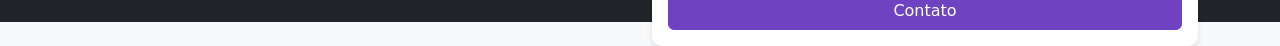
<file: pages/sobrancelhas.html>
<!DOCTYPE html>
<html lang="pt-BR">

<head>
    <meta charset="UTF-8">
    <meta name="viewport" content="width=device-width, initial-scale=1.0">
    <title>Sobrancelhas | Nanda - Shalom Adonai</title>
    <link rel="icon" href="../assets/img/favicon.ico" type="image/x-icon">
    <!-- Bootstrap link CSS -->
    <link rel="stylesheet" href="../bootstrap/css/bootstrap.min.css">
    <link rel="stylesheet" href="https://cdnjs.cloudflare.com/ajax/libs/font-awesome/6.0.0/css/all.min.css">
    <link rel="stylesheet" href="../assets/css/style.css">
</head>

<body>

    <!-- Navbar (igual ao index) -->
    <nav class="navbar navbar-expand-lg navbar-dark bg-purple fixed-top">
        <div class="container">
            <a class="navbar-brand" href="../index.html">Nanda - Shalom Adonai</a>
            <button class="navbar-toggler" type="button" data-bs-toggle="collapse" data-bs-target="#navbarNav">
                <span class="navbar-toggler-icon"></span>
            </button>
            <div class="collapse navbar-collapse" id="navbarNav">
                <ul class="navbar-nav ms-auto">
                    <li class="nav-item">
                        <a class="nav-link" href="../index.html">Home</a>
                    </li>
                    <li class="nav-item">
                        <a class="nav-link" href="cabelos.html">Cabelos</a>
                    </li>
                    <li class="nav-item">
                        <a class="nav-link" href="unhas.html">Unhas</a>
                    </li>
                    <li class="nav-item">
                        <a class="nav-link active" href="sobrancelhas.html">Sobrancelhas</a>
                    </li>
                    <li class="nav-item">
                        <a class="nav-link" href="depilacao.html">Depilação</a>
                    </li>
                    <li class="nav-item">
                        <a class="nav-link" href="podologia.html">Podologia</a>
                    </li>
                </ul>
            </div>
        </div>
    </nav>

    <!-- Hero Section específica para cabelos -->
    <header class="hero-section">
        <img src="../assets/img/sobrancelhas.jpg" alt="Fundo do salão de beleza" class="hero-background-img">
        <div class="container h-100">
            <div class="row h-100 align-items-center">
                <div class="col-12 text-center">
                    <h1 class="display-4 text-white">Serviços de Sobrancelhas</h1>
                    <p class="lead text-white">Transforme seus cabelos com nossos tratamentos especializados</p>
                </div>
            </div>
        </div>
    </header>

    <!-- Conteúdo específico do serviço -->
    <section class="py-5">
        <div class="container">
            <div class="row">
                <div class="col-lg-6">
                    <h2 class="mb-4">Sobrancelhas & Cílios Profissionais</h2>
                    <p>No Shalom Adonai, transformamos seu olhar com técnicas especializadas em sobrancelhas e cílios. Nossos tratamentos realçam a beleza natural, garantindo precisão, durabilidade e um acabamento impecável.</p>
                
                    <h3 class="mt-4">Nossos Serviços</h3>
                    <ul class="list-group list-group-flush mb-4">
                        <!-- Sobrancelhas -->
                        <li class="list-group-item"><strong>Sobrancelhas:</strong></li>
                        <li class="list-group-item">- Design com geometria facial</li>
                        <li class="list-group-item">- Microblading (fio a fio)</li>
                        <li class="list-group-item">- Brow Lamination (alinhamento)</li>
                        <li class="list-group-item">- Pintura com Henna</li>
                        <li class="list-group-item">- Remoção com linha ou cera</li>
                        
                        <!-- Cílios -->
                        <li class="list-group-item"><strong>Cílios:</strong></li>
                        <li class="list-group-item">- Extensão de cílios fio a fio</li>
                        <li class="list-group-item">- Lash Lifting (levantamento)</li>
                        <li class="list-group-item">- Tintura para cílios</li>
                        <li class="list-group-item">- Hidratação e reconstrução</li>
                    </ul>
                </div>
                <div class="col-lg-6">
                    <div id="servicoCarousel" class="carousel slide" data-bs-ride="carousel">
                        <div class="carousel-inner rounded">
                            <div class="carousel-item active">
                                <img src="../assets/img/exemplo.png" class="d-block w-100" alt="Corte de cabelo">
                            </div>
                            <div class="carousel-item">
                                <img src="../assets/img/exemplo.png" class="d-block w-100" alt="Coloração">
                            </div>
                            <div class="carousel-item">
                                <img src="../assets/img/exemplo.png" class="d-block w-100" alt="Penteado">
                            </div>
                        </div>
                        <button class="carousel-control-prev" type="button" data-bs-target="#servicoCarousel"
                            data-bs-slide="prev">
                            <span class="carousel-control-prev-icon"></span>
                        </button>
                        <button class="carousel-control-next" type="button" data-bs-target="#servicoCarousel"
                            data-bs-slide="next">
                            <span class="carousel-control-next-icon"></span>
                        </button>
                    </div>

                    <div class="card mt-4">
                        <div class="card-body">
                            <h4 class="card-title">Agende seu horário</h4>
                            <p class="card-text">Entre em contato para marcar seu horário ou tirar dúvidas sobre nossos
                                serviços.</p>
                            <a href="index.html#contato" class="btn btn-purple">Contato</a>
                        </div>
                    </div>
                </div>
            </div>
        </div>
    </section>

    <!-- Botão Flutuante -->
    <a href="agendamento.html" class="btn btn-purple btn-agendar-flutuante pulse" title="Agendar Horário">
        <div>
            <i class="fas fa-calendar-alt d-block mb-1"></i>
            Agendar
        </div>
    </a>

    <!-- Footer (igual ao index) -->
    <footer class="bg-dark text-white py-4">
        <div class="container text-center"> <!-- Adicione text-center aqui -->
            <div class="row">
                <div class="col-12"> <!-- Use col-12 para ocupar toda a largura -->
                    <p class="mb-1">Nanda - Shalom Adonai</p>
                    <p class="mb-1">Salão de beleza feminino oferecendo serviços completos para realçar sua beleza
                        natural.</p>
                    <hr>
                    <p class="mb-0">@ <span id="copyrightYear"></span> Nanda - Shalom Adonai. Todos os direitos
                        reservados.</p>
                </div>
            </div>
        </div>
    </footer>

   <!-- Scripts JS -->
   <script src="../assets/js/jquery.min.js"></script>
   <script src="../assets/js/popper.min.js"></script>
   <script src="../bootstrap/js/bootstrap.min.js"></script>
   <script src="../assets/js/scripts.js"></script>
</body>

</html>
</file>
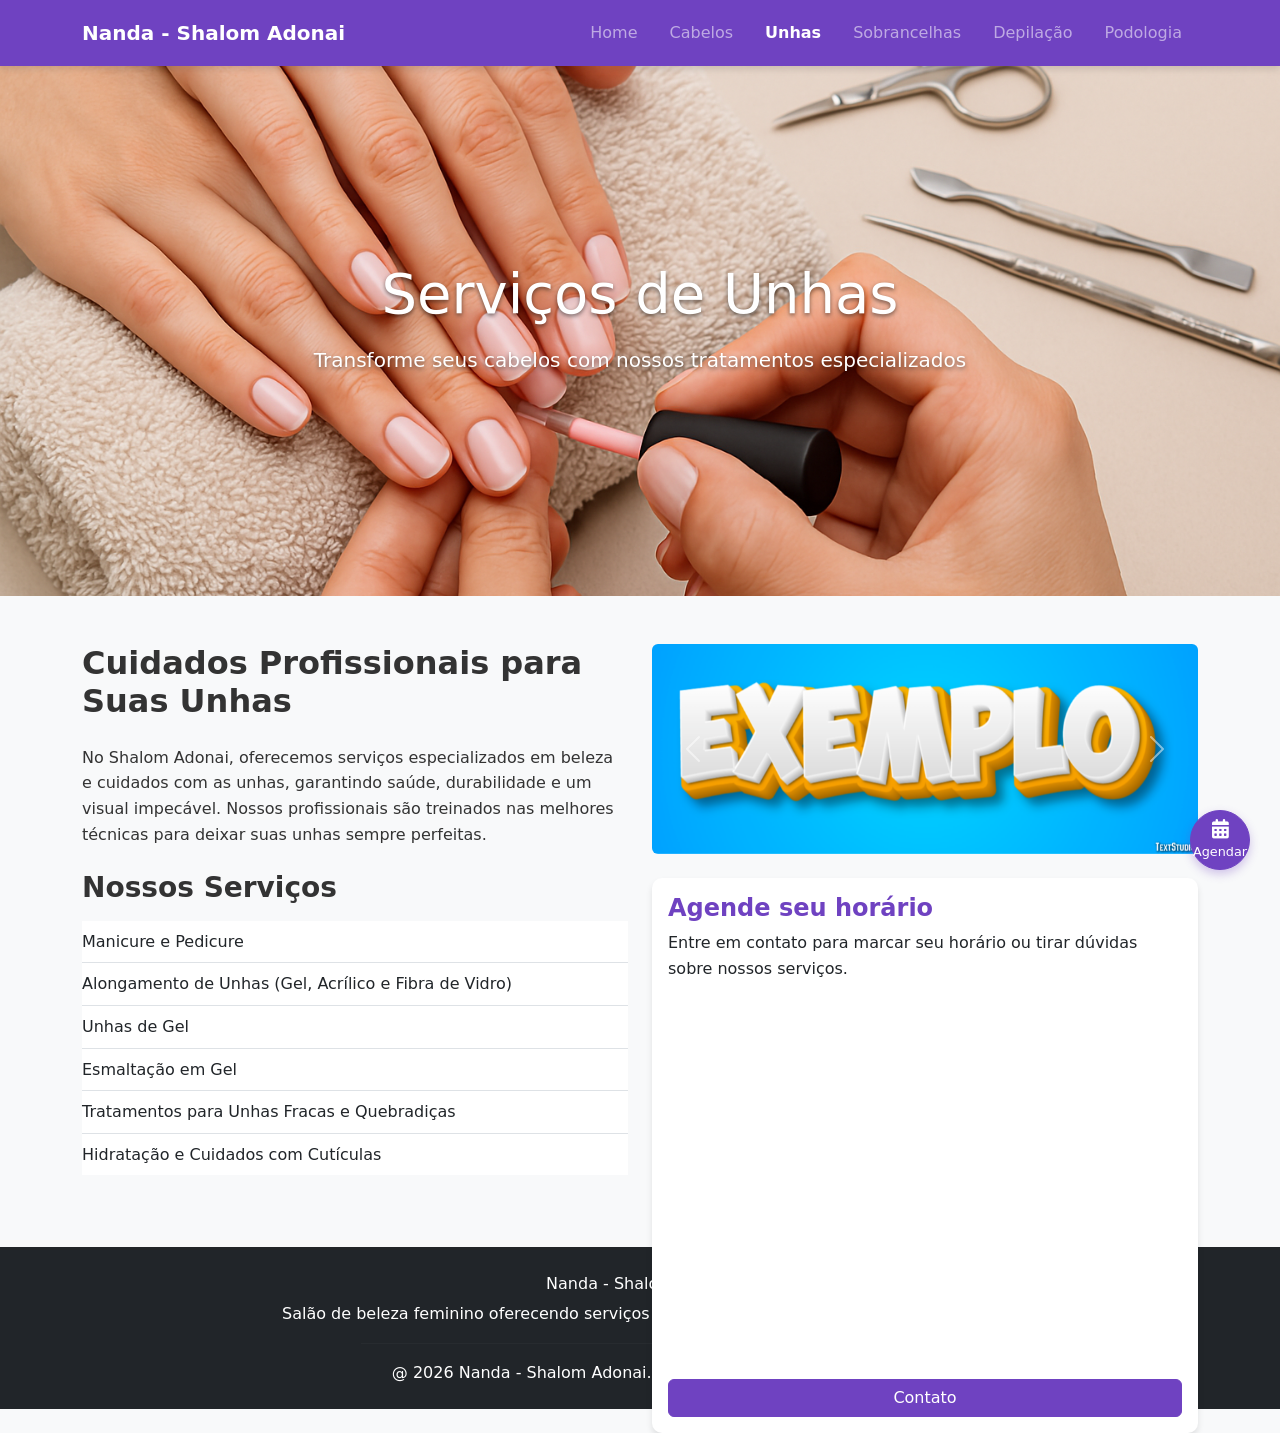
<file: pages/unhas.html>
<!DOCTYPE html>
<html lang="pt-BR">

<head>
    <meta charset="UTF-8">
    <meta name="viewport" content="width=device-width, initial-scale=1.0">
    <title>Unhas | Nanda - Shalom Adonai</title>
    <link rel="icon" href="../assets/img/favicon.ico" type="image/x-icon">
    <!-- Bootstrap link CSS -->
    <link rel="stylesheet" href="../bootstrap/css/bootstrap.min.css">
    <link rel="stylesheet" href="https://cdnjs.cloudflare.com/ajax/libs/font-awesome/6.0.0/css/all.min.css">
    <link rel="stylesheet" href="../assets/css/style.css">
</head>

<body>

    <!-- Navbar (igual ao index) -->
    <nav class="navbar navbar-expand-lg navbar-dark bg-purple fixed-top">
        <div class="container">
            <a class="navbar-brand" href="../index.html">Nanda - Shalom Adonai</a>
            <button class="navbar-toggler" type="button" data-bs-toggle="collapse" data-bs-target="#navbarNav"
                aria-controls="navbarNav" aria-expanded="false" aria-label="Toggle navigation">
                <span class="navbar-toggler-icon"></span>
            </button>
            <div class="collapse navbar-collapse" id="navbarNav">
                <ul class="navbar-nav ms-auto">
                    <li class="nav-item">
                        <a class="nav-link" href="../index.html">Home</a>
                    </li>
                    <li class="nav-item">
                        <a class="nav-link" href="cabelos.html">Cabelos</a>
                    </li>
                    <li class="nav-item">
                        <a class="nav-link active" href="unhas.html">Unhas</a>
                    </li>
                    <li class="nav-item">
                        <a class="nav-link" href="sobrancelhas.html">Sobrancelhas</a>
                    </li>
                    <li class="nav-item">
                        <a class="nav-link" href="depilacao.html">Depilação</a>
                    </li>
                    <li class="nav-item">
                        <a class="nav-link" href="podologia.html">Podologia</a>
                    </li>
                </ul>
            </div>
        </div>
    </nav>

    <!-- Hero Section específica para cabelos -->
    <header class="hero-section">
        <img src="../assets/img/unhas.jpg" alt="Fundo do salão de beleza" class="hero-background-img">
        <div class="container h-100">
            <div class="row h-100 align-items-center">
                <div class="col-12 text-center">
                    <h1 class="display-4 text-white">Serviços de Unhas</h1>
                    <p class="lead text-white">Transforme seus cabelos com nossos tratamentos especializados</p>
                </div>
            </div>
        </div>
    </header>

    <!-- Conteúdo específico do serviço -->
    <section class="py-5">
        <div class="container">
            <div class="row">
                <div class="col-lg-6">
                    <h2 class="mb-4">Cuidados Profissionais para Suas Unhas</h2>
                    <p>No Shalom Adonai, oferecemos serviços especializados em beleza e cuidados com as unhas, garantindo saúde, durabilidade e um visual impecável. Nossos profissionais são treinados nas melhores técnicas para deixar suas unhas sempre perfeitas.</p>
                
                    <h3 class="mt-4">Nossos Serviços</h3>
                    <ul class="list-group list-group-flush mb-4">
                        <li class="list-group-item">Manicure e Pedicure</li>
                        <li class="list-group-item">Alongamento de Unhas (Gel, Acrílico e Fibra de Vidro)</li>
                        <li class="list-group-item">Unhas de Gel</li>
                        <li class="list-group-item">Esmaltação em Gel</li>
                        <li class="list-group-item">Tratamentos para Unhas Fracas e Quebradiças</li>
                        <li class="list-group-item">Hidratação e Cuidados com Cutículas</li>
                    </ul>
                </div>
                <div class="col-lg-6">
                    <div id="servicoCarousel" class="carousel slide" data-bs-ride="carousel">
                        <div class="carousel-inner rounded">
                            <div class="carousel-item active">
                                <img src="../assets/img/exemplo.png" class="d-block w-100" alt="Corte de cabelo">
                            </div>
                            <div class="carousel-item">
                                <img src="../assets/img/exemplo.png" class="d-block w-100" alt="Coloração">
                            </div>
                            <div class="carousel-item">
                                <img src="../assets/img/exemplo.png" class="d-block w-100" alt="Penteado">
                            </div>
                        </div>
                        <button class="carousel-control-prev" type="button" data-bs-target="#servicoCarousel"
                            data-bs-slide="prev">
                            <span class="carousel-control-prev-icon"></span>
                        </button>
                        <button class="carousel-control-next" type="button" data-bs-target="#servicoCarousel"
                            data-bs-slide="next">
                            <span class="carousel-control-next-icon"></span>
                        </button>
                    </div>

                    <div class="card mt-4">
                        <div class="card-body">
                            <h4 class="card-title">Agende seu horário</h4>
                            <p class="card-text">Entre em contato para marcar seu horário ou tirar dúvidas sobre nossos
                                serviços.</p>
                            <a href="index.html#contato" class="btn btn-purple">Contato</a>
                        </div>
                    </div>
                </div>
            </div>
        </div>
    </section>

    <!-- Botão Flutuante -->
    <a href="agendamento.html" class="btn btn-purple btn-agendar-flutuante pulse" title="Agendar Horário">
        <div>
            <i class="fas fa-calendar-alt d-block mb-1"></i>
            Agendar
        </div>
    </a>

    <!-- Footer (igual ao index) -->
    <footer class="bg-dark text-white py-4">
        <div class="container text-center"> <!-- Adicione text-center aqui -->
            <div class="row">
                <div class="col-12"> <!-- Use col-12 para ocupar toda a largura -->
                    <p class="mb-1">Nanda - Shalom Adonai</p>
                    <p class="mb-1">Salão de beleza feminino oferecendo serviços completos para realçar sua beleza
                        natural.</p>
                    <hr>
                    <p class="mb-0">@ <span id="copyrightYear"></span> Nanda - Shalom Adonai. Todos os direitos
                        reservados.</p>
                </div>
            </div>
        </div>
    </footer>

    <!-- Scripts JS -->
    <script src="../assets/js/jquery.min.js"></script>
    <script src="../assets/js/popper.min.js"></script>
    <script src="../bootstrap/js/bootstrap.min.js"></script>
    <script src="../assets/js/scripts.js"></script>
</body>

</html>
</file>
<file: assets/css/style.css>
/* =============================================
   ESTILOS UNIFICADOS - SHALOM ADONAI
   Versão: 2.0
   Data: 15/06/2023
   ============================================= */

/* ====================
   Variáveis e Reset
   ==================== */
   :root {
    --roxo-principal: #6f42c1;
    --roxo-claro: #9d7cff;
    --roxo-escuro: #4d2d91;
    --cinza-claro: #f8f9fa;
    --cinza-escuro: #343a40;
    --sombra: 0 4px 6px rgba(0, 0, 0, 0.1);
    --sombra-destaque: 0 10px 15px rgba(0, 0, 0, 0.1);
}

* {
    margin: 0;
    padding: 0;
    box-sizing: border-box;
}

html {
    scroll-behavior: smooth;
}

body {
    font-family: 'Segoe UI', system-ui, sans-serif;
    line-height: 1.6;
    color: #333;
    background-color: var(--cinza-claro);
    padding-top: 56px; /* Compensar navbar fixa */
}

/* ====================
   Tipografia
   ==================== */
h1, h2, h3, h4, h5, h6 {
    font-weight: 700;
    margin-bottom: 1rem;
}

h1 { font-size: 2.5rem; }
h2 { font-size: 2rem; }
h3 { font-size: 1.75rem; }
h4 { font-size: 1.5rem; }

p {
    margin-bottom: 1rem;
}

a {
    text-decoration: none;
    transition: all 0.3s;
}

/* ====================
   Componentes Globais
   ==================== */
/* Cores Temáticas */
.bg-purple {
    background-color: var(--roxo-principal) !important;
}

.text-purple {
    color: var(--roxo-principal) !important;
}

.btn-purple {
    background-color: var(--roxo-principal);
    border-color: var(--roxo-principal);
    color: white;
}

.btn-purple:hover {
    background-color: var(--roxo-escuro);
    border-color: var(--roxo-escuro);
    color: white;
}

.btn-outline-purple {
    border-color: var(--roxo-principal);
    color: var(--roxo-principal);
}

.btn-outline-purple:hover {
    background-color: var(--roxo-principal);
    color: white;
}

/* Navbar */
.navbar {
    box-shadow: var(--sombra);
    padding: 0.75rem 0;
}

.navbar-brand {
    font-weight: 700;
    font-size: 1.25rem;
}

.nav-link {
    font-weight: 500;
    padding: 0.5rem 1rem !important;
    transition: all 0.3s;
}

.nav-link:hover {
    color: var(--roxo-claro) !important;
}

.nav-link.active {
    color: white !important;
    font-weight: 600;
}

/* Hero Section */
.hero-section {
    position: relative;
    height: 60vh;
    min-height: 400px;
    display: flex;
    align-items: center;
    overflow: hidden;
}

.hero-background-img {
    position: absolute;
    top: 0;
    left: 0;
    width: 100%;
    height: 100%;
    object-fit: cover;
    z-index: -1;
}

.hero-section .container {
    z-index: 1;
    text-shadow: 0 2px 4px rgba(0, 0, 0, 0.5);
}

/* Cards */
.card {
    border: none;
    border-radius: 10px;
    overflow: hidden;
    transition: all 0.3s;
    box-shadow: var(--sombra);
    height: 100%;
}

.card:hover {
    transform: translateY(-5px);
    box-shadow: var(--sombra-destaque);
}

.card-img-top {
    height: 200px;
    object-fit: cover;
    transition: transform 0.5s;
}

.card:hover .card-img-top {
    transform: scale(1.05);
}

.card-body {
    display: flex;
    flex-direction: column;
}

.card-title {
    color: var(--roxo-principal);
}

.card-text {
    flex-grow: 1;
}

/* Seções */
section {
    padding: 5rem 0;
}

.bg-light {
    background-color: var(--cinza-claro) !important;
}

/* Botão Flutuante */
.btn-agendar-flutuante {
    position: fixed;
    bottom: 30px;
    right: 30px;
    width: 60px;
    height: 60px;
    border-radius: 50%;
    display: flex;
    align-items: center;
    justify-content: center;
    z-index: 1000;
    box-shadow: 0 4px 10px rgba(111, 66, 193, 0.3);
    transition: all 0.3s;
}

.btn-agendar-flutuante:hover {
    transform: scale(1.1);
}

.btn-agendar-flutuante div {
    display: flex;
    flex-direction: column;
    align-items: center;
    font-size: 0.8rem;
}

.btn-agendar-flutuante i {
    font-size: 1.2rem;
}

/* Efeito Pulsante */
.pulse {
    animation: pulse 2s infinite;
}

@keyframes pulse {
    0% {
        box-shadow: 0 0 0 0 rgba(111, 66, 193, 0.7);
    }
    70% {
        box-shadow: 0 0 0 15px rgba(111, 66, 193, 0);
    }
    100% {
        box-shadow: 0 0 0 0 rgba(111, 66, 193, 0);
    }
}

/* Rodapé */
footer {
    background-color: var(--cinza-escuro);
    color: white;
}

footer hr {
    border-color: rgba(255, 255, 255, 0.1);
    margin: 1rem auto;
    width: 50%;
}

/* ====================
   Página de Agendamento
   ==================== */
/* Layout Principal */
.card-agendamento {
    border-radius: 12px;
    border: 1px solid rgba(0, 0, 0, 0.05);
}

.card-agendamento:hover {
    transform: translateY(-3px);
    box-shadow: 0 10px 20px rgba(111, 66, 193, 0.15) !important;
}

/* Formulário */
.form-control-lg, .form-select-lg {
    padding: 0.75rem 1rem;
    border-radius: 8px;
    border: 1px solid #dee2e6;
}

.form-label {
    font-weight: 600;
    margin-bottom: 0.5rem;
}

.form-check-input:checked {
    background-color: var(--roxo-principal);
    border-color: var(--roxo-principal);
}

.form-check-input:focus {
    box-shadow: 0 0 0 0.25rem rgba(111, 66, 193, 0.25);
}

.form-check-label {
    cursor: pointer;
    transition: all 0.2s;
    user-select: none;
}

.form-check-input:hover + .form-check-label {
    color: var(--roxo-principal);
}

/* Horários */
select option:disabled {
    color: #dc3545;
    text-decoration: line-through;
    background-color: #fff;
}

.horario-bloqueado {
    color: #dc3545 !important;
}

/* Botão Agendar */
.btn-agendar {
    background-color: var(--roxo-principal);
    color: white;
    font-weight: 600;
    padding: 0.75rem;
    border-radius: 8px;
    transition: all 0.3s;
}

.btn-agendar:hover {
    background-color: var(--roxo-escuro);
    transform: translateY(-2px);
    box-shadow: 0 4px 8px rgba(0, 0, 0, 0.15);
}

/* Alertas */
.alert-flutuante {
    position: fixed;
    top: 80px;
    left: 50%;
    transform: translateX(-50%);
    z-index: 1100;
    min-width: 300px;
    text-align: center;
    animation: slideIn 0.3s ease-out;
}

@keyframes slideIn {
    from {
        opacity: 0;
        transform: translate(-50%, -20px);
    }
    to {
        opacity: 1;
        transform: translate(-50%, 0);
    }
}

/* Modais */
.modal-confirmacao-icon {
    font-size: 3rem;
    color: #28a745;
    margin-bottom: 1rem;
}

.agendamento-detalhes {
    border-left: 3px solid var(--roxo-principal);
    background-color: rgba(248, 249, 250, 0.5);
    padding: 1rem;
    margin: 1rem 0;
}

/* Lista de Informações */
.list-group-item {
    border-left: none;
    border-right: none;
    padding-left: 0;
    padding-right: 0;
}

.contact-item {
    margin-bottom: 1.5rem;
}

.contact-item h4 {
    color: var(--roxo-principal);
    margin-bottom: 0.5rem;
    display: flex;
    align-items: center;
}

.contact-item i {
    width: 24px;
    text-align: center;
    margin-right: 10px;
}

/* ====================
   Responsividade
   ==================== */
@media (max-width: 992px) {
    .contact-section iframe {
        margin-bottom: 2rem;
    }
}

@media (max-width: 768px) {
    .hero-section {
        height: 50vh;
    }
    
    section {
        padding: 3rem 0;
    }
    
    .card {
        margin-bottom: 1.5rem;
    }
}

@media (max-width: 576px) {
    .form-check-label {
        font-size: 0.9rem;
    }
    
    .btn-agendar-flutuante {
        width: 50px;
        height: 50px;
        bottom: 20px;
        right: 20px;
    }
    
    h1 { font-size: 2rem; }
    h2 { font-size: 1.75rem; }
}

/* ====================
   Utilitários
   ==================== */
.rounded-3 {
    border-radius: 10px !important;
}

.shadow-sm {
    box-shadow: var(--sombra) !important;
}

.text-shadow {
    text-shadow: 0 2px 4px rgba(0, 0, 0, 0.3);
}

.z-index-1 {
    z-index: 1;
}

.transition-all {
    transition: all 0.3s ease;
}
</file>
